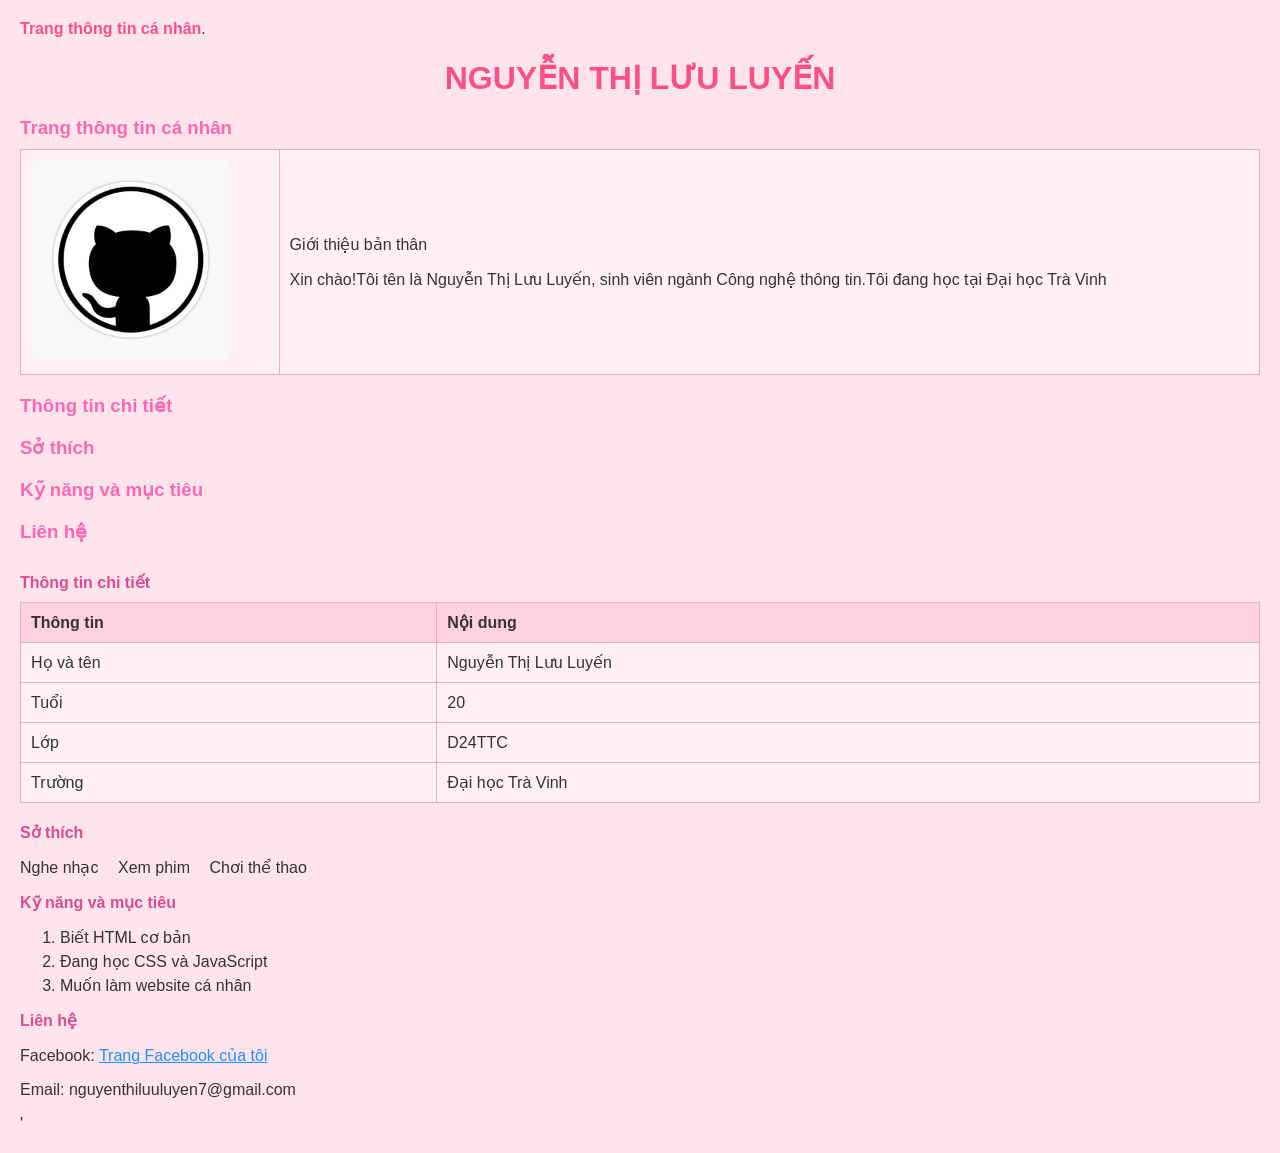
<file: html/page1.html>
<!DOCTYPE html>
<html lang = "vi">
 <head>
  <title>Thiết kế web với html, css</title>
  <meta charset = "utf-8">
  <link rel = "stylesheet" href = "../css/style.css">
 </head>
 <body>
  <ul>
   <li>
    <a href = "html/page1.html"> Trang thông tin cá nhân</a>.
   </li>
  </ul>
  <h1>NGUYỄN THỊ LƯU LUYẾN</h1>
  <h3>Trang thông tin cá nhân</h3>
  <table border="1">
   <tr>
    <td>
     <img src="../assets/image/avt.da22ttc.jpg" alt="Ảnh đại diện" width="200">
    </td>
    <td>
     <p>Giới thiệu bản thân</p>
     <p>Xin chào!Tôi tên là Nguyễn Thị Lưu Luyến, sinh viên ngành Công nghệ thông tin.Tôi đang học tại Đại học Trà Vinh</p>
    </td>
   </tr>
  <table>
   <h3>Thông tin chi tiết</h3>
   <h3>Sở thích</h3>
   <h3>Kỹ năng và mục tiêu</h3>
   <h3>Liên hệ</h3>
  </table>
  <h4>Thông tin chi tiết</h4>
    
  <table border="1">
        
   <tr>
            
    <th>Thông tin</th>
            
    <th>Nội dung</th>
       
   </tr>
        
   <tr>
            
    <td>Họ và tên</td>
            
    <td>Nguyễn Thị Lưu Luyến</td>
        
   </tr>
       
   <tr>
            
    <td>Tuổi</td>
            
    <td>20</td>
       
   </tr>
        
   <tr>
            
    <td>Lớp</td>
            
    <td>D24TTC</td>
        
   </tr>
        
   <tr>
            
    <td>Trường</td>
            
    <td>Đại học Trà Vinh</td>
        
   </tr>
    
  </table>

    
  <h4>Sở thích</h4>
    
   <ul>
        
    <li>Nghe nhạc</li>
        
    <li>Xem phim</li>
       
    <li>Chơi thể thao</li>
    
   </ul>

    
  <h4>Kỹ năng và mục tiêu</h4>
    
   <ol>
        
    <li>Biết HTML cơ bản</li>
        
    <li>Đang học CSS và JavaScript</li>
        
    <li>Muốn làm website cá nhân</li>
    
   </ol>

    
  <h4>Liên hệ</h4>
   
   <p>Facebook: <a href="#">Trang Facebook của tôi</a></p>
    
   <p>Email: nguyenthiluuluyen7@gmail.com</p>

 </body>
</html>'
</file>
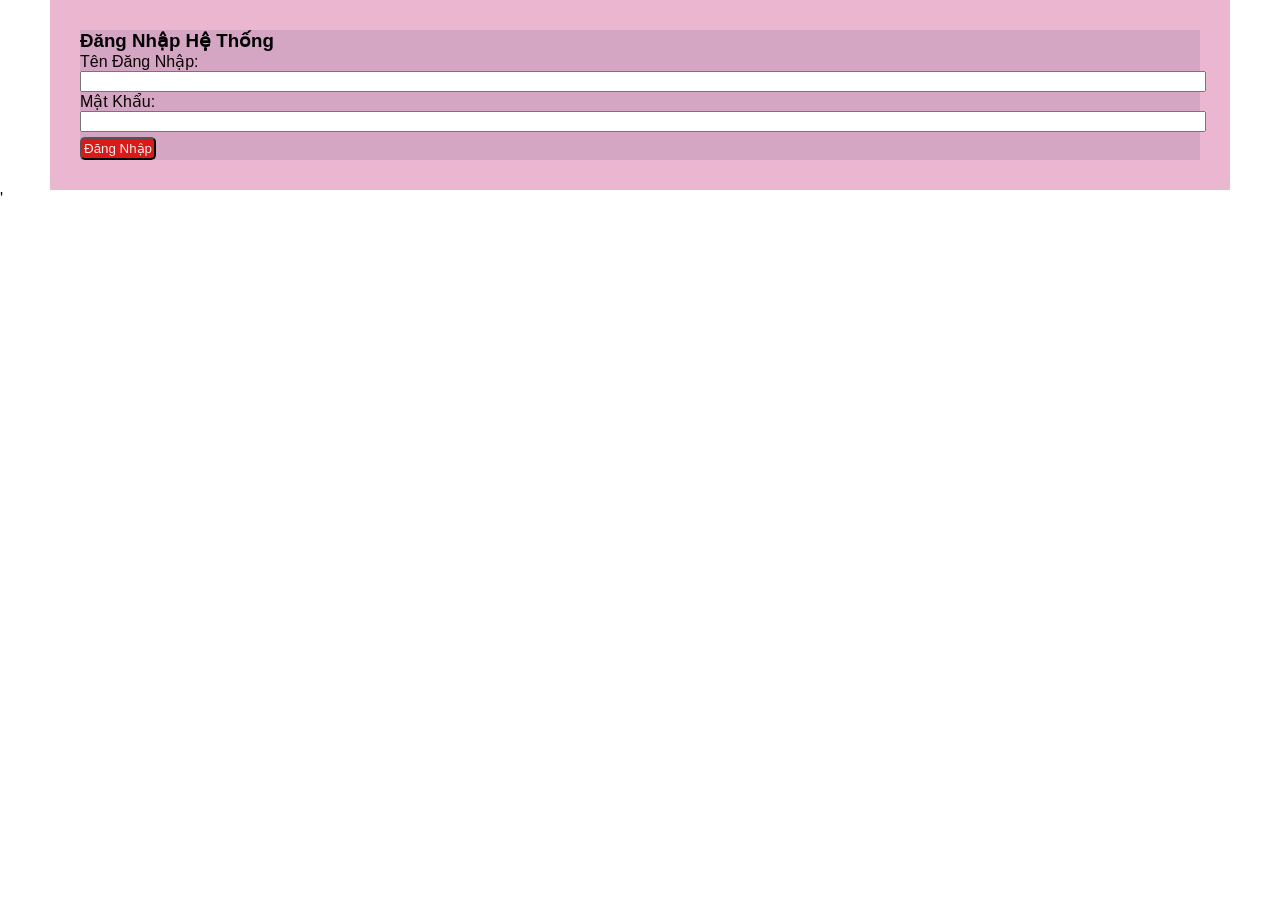
<file: html/page2.html>
<!DOCTYPE html>
<html lang = "vi">
 <head>
  <title>Thiết kế form</title>
  <meta charset = "utf-8">
  <link rel = "stylesheet" href = "../css/style2.css">
 </head>
 <body>
  <div class = "container">
    <form id = "frmLogin">
      <h3>Đăng Nhập Hệ Thống</h3>
      <div class = "form-group">
         <label class = "label" for = "txtUsername">Tên Đăng Nhập: </label>
         <input class = "form-control" type = "text" id = "txtUsername" name = "txtUsername">
      </div>
      <div class = "form-group">
         <label class = "label" for = "txtUsername">Mật Khẩu: </label>
         <input class = "form-control" type = "password" id = "txtpassword" name = "txtPassword"> 
      </div>
      <input class  = "button" type = "submit" id = "sbLogin" name = "sbLogin" value = "Đăng Nhập">
        </form>
  </div>
  </body>  
</html>'
</file>
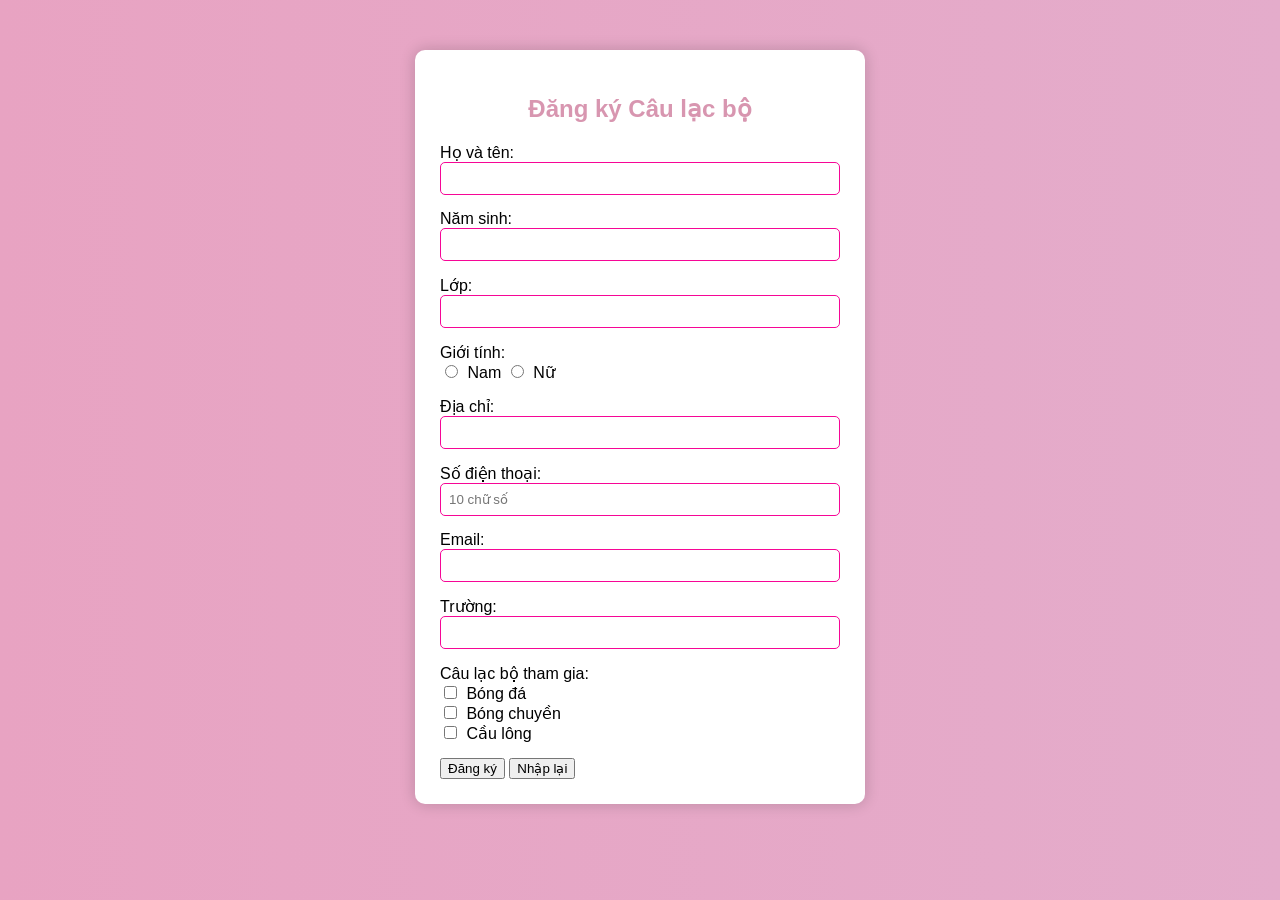
<file: html/page3.html>
<!DOCTYPE html>
<html lang="vi">
<head>
  <meta charset="utf-8">
  <title>Đăng ký Câu lạc bộ</title>
  <link rel="stylesheet" href="../css/style3.css">
</head>
<body>

<div class="container">
  <form id="frmDangKy">
    <h2>Đăng ký Câu lạc bộ</h2>

    
    <div class="form-group">
      <label for="hoten">Họ và tên:</label>
      <input class="form-control" type="text" id="hoten" name="hoten" required>
    </div>

    
    <div class="form-group">
      <label for="namsinh">Năm sinh:</label>
      <input class="form-control" type="number" id="namsinh" name="namsinh" min="1900" max="2026" required>
    </div>

    <div class="form-group">
      <label for="lop">Lớp:</label>
      <input class="form-control" type="text" id="lop" name="lop" required>
    </div>

    <div class="form-group">
    <label>Giới tính:</label><br>
    <input type="radio" id="nam" name="gioitinh" value="Nam">
    <label for="nam">Nam</label>
    <input type="radio" id="nu" name="gioitinh" value="Nữ">
    <label for="nu">Nữ</label>
    </div>
    <div class="form-group">
      <label for="diachi">Địa chỉ:</label>
      <input class="form-control" type="text" id="diachi" name="diachi" required>
    </div>

    
    <div class="form-group">
      <label for="sdt">Số điện thoại:</label>
      <input class="form-control" type="tel" id="sdt" name="sdt" pattern="[0-9]{10}" placeholder="10 chữ số" required>
    </div>

    
    <div class="form-group">
      <label for="email">Email:</label>
      <input class="form-control" type="email" id="email" name="email" required>
    </div>

    
    <div class="form-group">
      <label for="truong">Trường:</label>
      <input class="form-control" type="text" id="truong" name="truong" required>
    </div>

    
    <div class="form-group">
      <label>Câu lạc bộ tham gia:</label><br>
      <input type="checkbox" name="clb[]" value="bongda"> Bóng đá<br>
      <input type="checkbox" name="clb[]" value="bongchuyen"> Bóng chuyền<br>
      <input type="checkbox" name="clb[]" value="caulong"> Cầu lông<br>
    </div>

    
    <input class="button" type="submit" value="Đăng ký">
    <input class="button" type="reset" value="Nhập lại">

  </form>
</div>

</body>
</html>
</file>
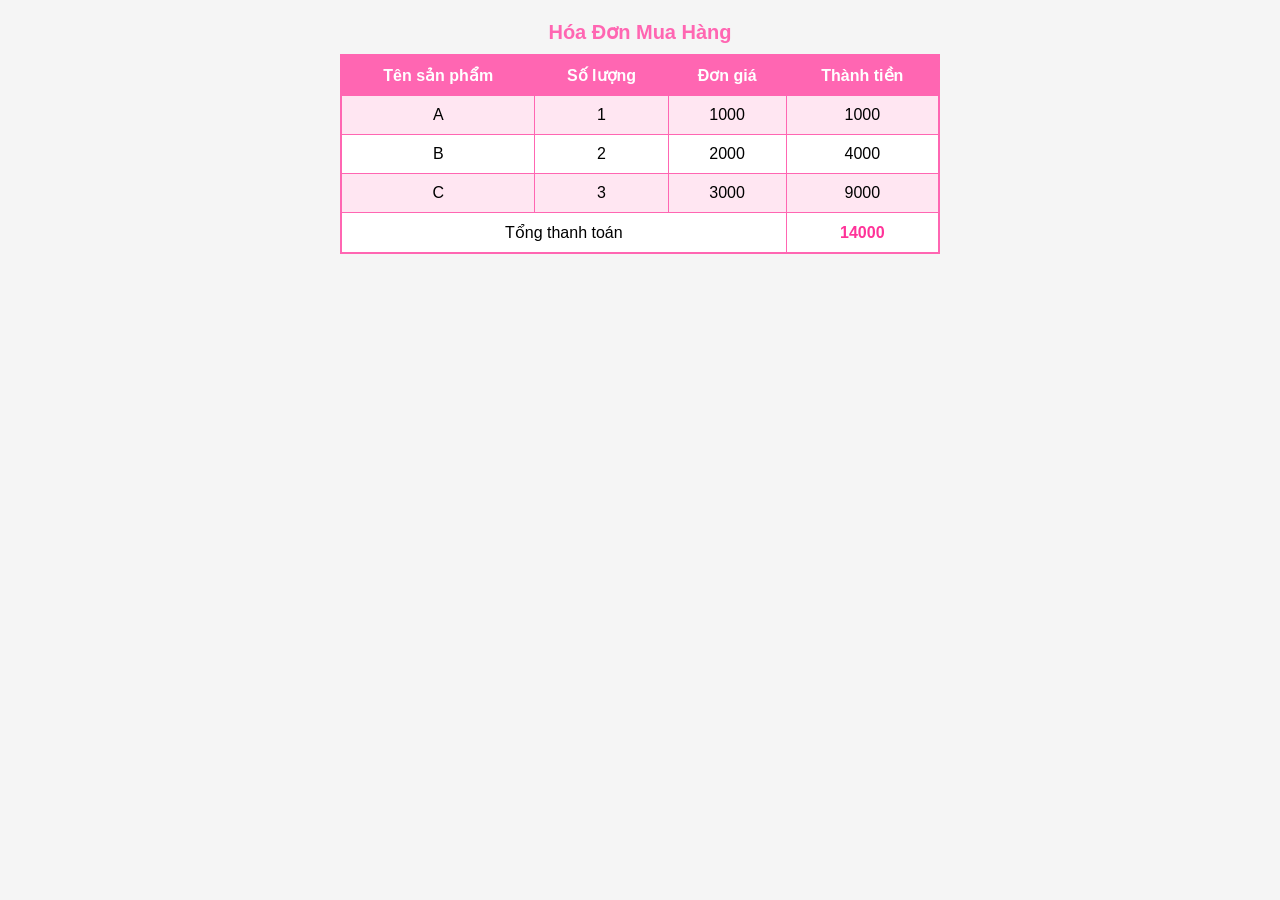
<file: html/page4.html>
<!DOCTYPE html>
<html lang="vi">
<head>
  <meta charset="utf-8">
  <title>Sản phẩm</title>
  <link rel="stylesheet" href="../css/style4.css">
</head>
<body>

<div class="container">
  <table border = "1">
    <caption>Hóa Đơn Mua Hàng</caption>
    <tr> 
      <th>Tên sản phẩm</th>
      <th>Số lượng</th>
      <th>Đơn giá</th>
      <th>Thành tiền</th>
    </tr>
    <tr>
      <td>A</td>
      <td class = "sl">1</td>
      <td class = "dg">1000</td>
      <td class = "tt">1000</td>
    </tr>
    <tr>
      <td>B</td>
      <td class = "sl">2</td>
      <td class = "dg">2000</td>
      <td class = "tt">4000</td>
    </tr>
    <tr>
      <td>C</td>
      <td class = "sl">3</td>
      <td class = "dg">3000</td>
      <td class = "tt">9000</td>
    </tr>
      <tr>
      <td colspan = "3"> Tổng thanh toán</td>
      <td id = "kq">14000</td>
      </tr>
  </table>
</div>
<script>
  const soLuong = document.getElementsByClassName("sl");//list Collection truy xuat
  const donGia = document.getElementsByClassName("dg");
  const thanhTien = document.getElementsByClassName("tt");
  //Duyệt qua mỗi dòng
  for(let i = 0; i<soLuong.length; i++)
  {
    thanhTien[i].innerHTML=soLuong[i].innerHTML * donGia[i].innerHTML;
    tongThanhToan += parseInt(thanhTien[i].innerHTML);
  }
  document.getElementById("kq").innerHTML= tongThanhToan;
</script>
</body>
</html>
</file>
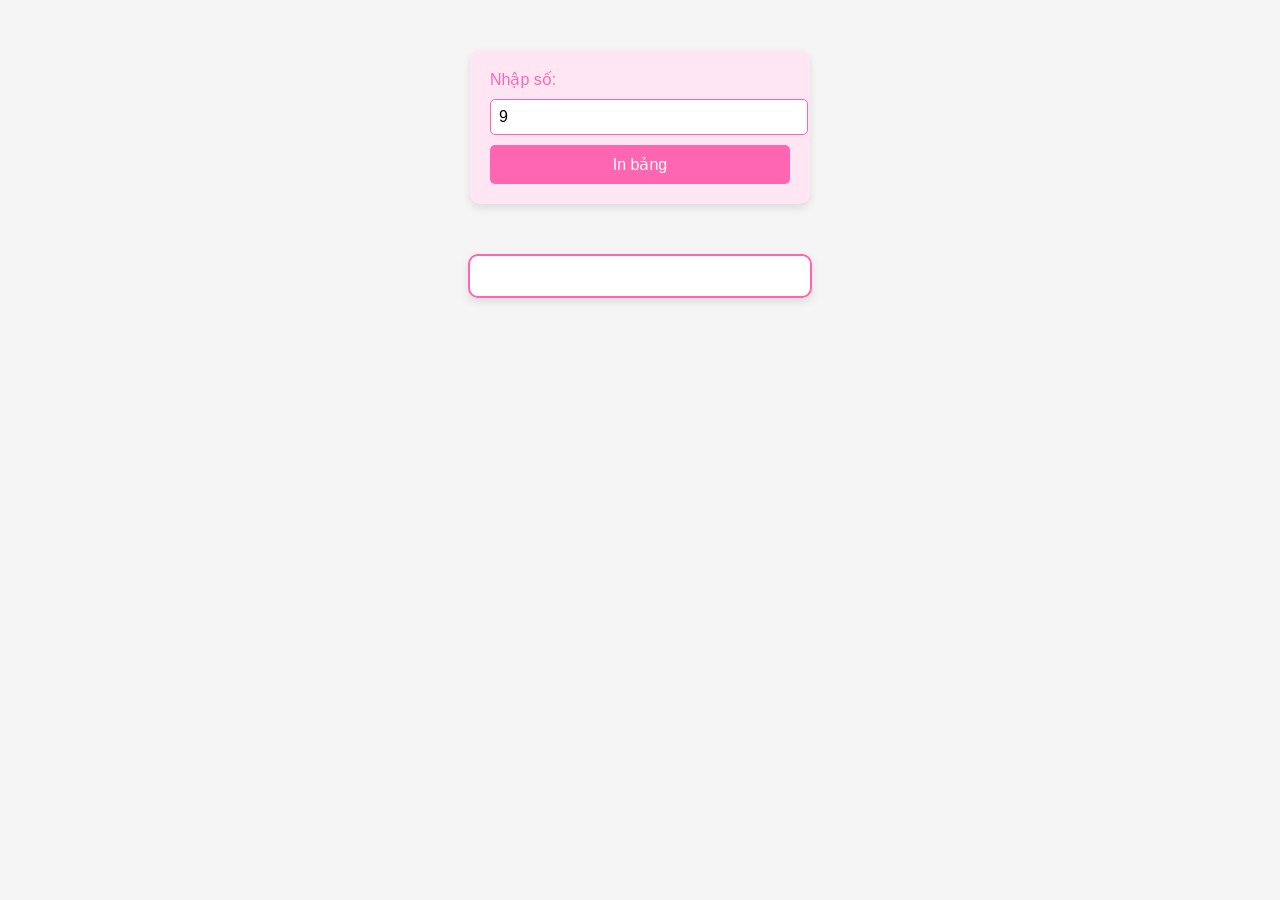
<file: html/page5.html>
<!DOCTYPE html>
<html lang="vi">
<head>
  <meta charset="utf-8">
  <title>In bảng cửu chương</title>
  <link rel="stylesheet" href="../css/style5.css">
</head>
<body>
<form id = "formBangcc">
  <label>Nhập số:</label>
  <input type="text" id="txtSo" value="9">
  <input type="button" id="btnIn" value="In bảng">
</form>
<div id="kq"></div>
<script>
document.getElementById("btnIn").onclick = function() {
    let so = document.getElementById("txtSo").value;
    let kq = "";
    for (let i = 1; i <= 10; i++) {
        kq += so + " x " + i + " = " + (so * i) + "<br>";
    }
    document.getElementById("kq").innerHTML = kq;
  }
  </script>
</body>
</html>
</file>
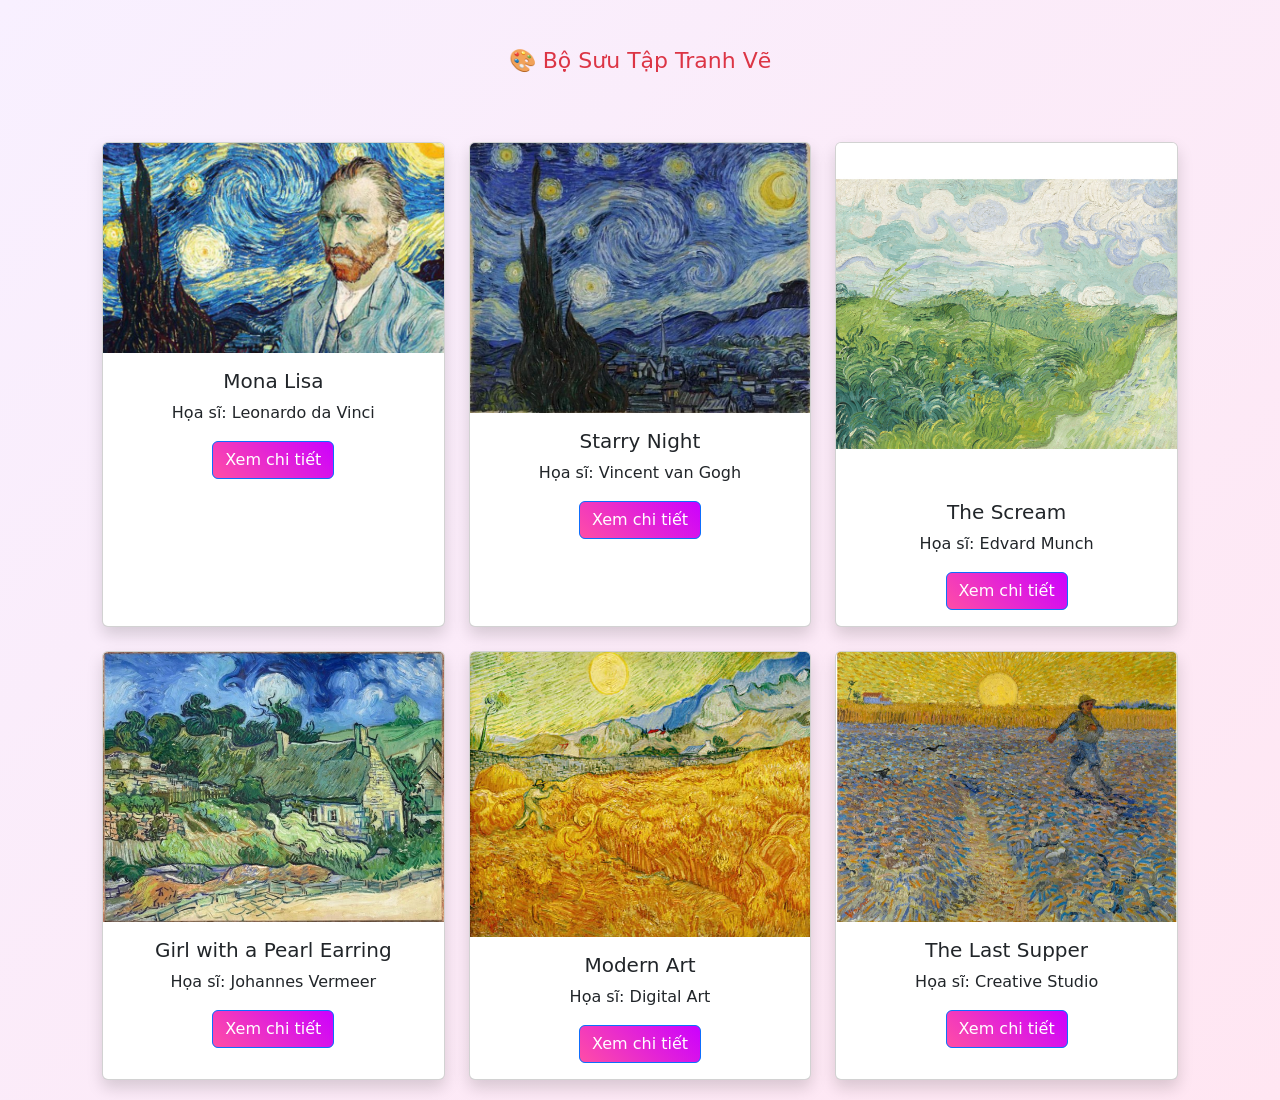
<file: html/page6.html>
<!DOCTYPE html>
<html lang="vi">
<head>
    <meta charset="UTF-8">
    <meta name="viewport" content="width=device-width, initial-scale=1.0">

    <title>Bộ sưu tập tranh vẽ</title>

    <!-- CSS -->
    <link rel="stylesheet" href="../css/style6.css">

    <!-- Bootstrap -->
    <link href="https://cdn.jsdelivr.net/npm/bootstrap@5.3.8/dist/css/bootstrap.min.css" rel="stylesheet">

    <script src="https://cdn.jsdelivr.net/npm/bootstrap@5.3.8/dist/js/bootstrap.bundle.min.js"></script>
</head>

<body>

    <div class="container mt-5">

        <!-- Tiêu đề -->
        <h1 class="text-center mb-5 text-danger">
            🎨 Bộ Sưu Tập Tranh Vẽ
        </h1>

        <!-- Danh sách tranh -->
        <div 
            class="product-list row row-cols-1 row-cols-md-3 g-4"
            id="product-list">
        </div>

    </div>

<script>

    // Danh sách tranh
    const paintingList = [

        {
            id: "01",
            name: "Mona Lisa",
            artist: "Leonardo da Vinci",
            image: "../assets/image/monalisa.jpg"
        },

        {
            id: "02",
            name: "Starry Night",
            artist: "Vincent van Gogh",
            image: "../assets/image/starrynight.jpg"
        },

        {
            id: "03",
            name: "The Scream",
            artist: "Edvard Munch",
            image: "../assets/image/thescream.jpg"
        },

        {
            id: "04",
            name: "Girl with a Pearl Earring",
            artist: "Johannes Vermeer",
            image: "../assets/image/girlpearl.jpg"
        },

        {
            id: "05",
            name: "Modern Art", 
            artist: "Digital Art",
            image: "../assets/image/lastsupper.jpg"
        },

        {
            id: "06",
            name: "The Last Supper",
            artist: "Creative Studio",
            image: "../assets/image/sunflowers.jpg"
        }

    ];

    // Hàm thêm tranh
    function addPainting(id, name, artist, image)
    {

        // Cột Bootstrap
        const productItem = document.createElement("div");
        productItem.setAttribute("class", "col");

        // Card
        const card = document.createElement("div");
        card.setAttribute("class", "card h-100 shadow");

        // Ảnh
        const myImage = document.createElement("img");

        myImage.setAttribute("src", image);
        myImage.setAttribute("alt", name);
        myImage.setAttribute("class", "card-img-top");

        // Nội dung card
        const cardBody = document.createElement("div");
        cardBody.setAttribute("class", "card-body text-center");

        // Tên tranh
        const paintingName = document.createElement("h5");

        paintingName.setAttribute("class", "card-title");

        paintingName.textContent = name;

        // Họa sĩ
        const artistName = document.createElement("p");

        artistName.setAttribute("class", "card-text");

        artistName.textContent = "Họa sĩ: " + artist;

        // Nút chi tiết
        const detailButton = document.createElement("a");

        detailButton.textContent = "Xem chi tiết";

        detailButton.setAttribute(
            "href",
            "painting-detail.html?id=" + id
        );

        detailButton.setAttribute(
            "class",
            "btn btn-primary"
        );

        // Gắn vào card body
        cardBody.appendChild(paintingName);
        cardBody.appendChild(artistName);
        cardBody.appendChild(detailButton);

        // Gắn ảnh + body vào card
        card.appendChild(myImage);
        card.appendChild(cardBody);

        // Gắn card vào cột
        productItem.appendChild(card);

        // Hiển thị ra màn hình
        document
            .getElementById("product-list")
            .appendChild(productItem);
    }

    // Hiển thị tất cả tranh
    paintingList.forEach(function(item){

        addPainting(
            item.id,
            item.name,
            item.artist,
            item.image
        );

    });

</script>

</body>
</html>
</file>
<file: css/style.css>
body {
    font-family: Arial, sans-serif;
    background-color: #ffe4ec; 
    margin: 20px;
    color: #333;
}


h1 {
    color: #ff4f87; 
    text-align: center;
    margin-bottom: 5px;
}

h3 {
    color: #ff69b4; 
    margin-top: 20px;
    margin-bottom: 10px;
}

h4 {
    color: #db4c92; 
    margin-top: 15px;
    margin-bottom: 10px;
}


ul {
    list-style-type: none; 
    padding: 0;
}

ul li {
    display: inline;
    margin-right: 15px;
}

ul li a {
    text-decoration: none;
    color: #ff4f87;
    font-weight: bold;
}

ul li a:hover {
    color: #c71585; 
}


table {
    width: 100%;
    border-collapse: collapse;
    margin-bottom: 20px;
	background-color:#fff0f5;
}

table, th, td {
    border: 1px solid #f7a8c4;
}

th, td {
    padding: 10px;
    text-align: left;
}

th {
    background-color: #ffd1e3;
}

img {
    border-radius: 10px; 
}


ul li, ol li {
    margin-bottom: 5px;
}


a {
    color: #1e90ff;
}

a:hover {
    text-decoration: underline;
}

@media (max-width: 600px) {
    table, th, td {
        font-size: 14px;
    }
    
    img {
        width: 100%;
        height: auto;
    }

    ul li {
        display: block;
        margin-bottom: 10px;
    }
</file>
<file: css/style2.css>
*{
    padding:0;
    margin:0;
    font-family:'Segoe UI', Tahoma, Geneva, Verdana, sans-serif;
}
div.container{
    margin-left:50px;
    margin-right:50px;
    background-color:rgb(234, 182, 208);
    padding:30px;
}
form h3.title{
    text-transform: uppercase;
    text-align: center;
    color:chartreuse;
}
div.container form{
    background-color: rgb(212, 166, 196);
    pading:15px;
}
.form-group{
    display:block;
}
.form-control{
    display:block;
    width:100%;
    padding:1px;
}
label{
    color:rgb(11, 2, 2)
}
.button{
    background-color: rgb(219, 25, 25);
    color:rgb(242, 239, 234);
    border-radius:5px;
    padding:2px;
    margin-top:5px;
}
</file>
<file: css/style3.css>
body {
    font-family: Arial, sans-serif;
    background: linear-gradient(to right, #e8a3c2, #e4accb);
    margin: 0;
    padding: 0;
}


.container {
    width: 400px;
    margin: 50px auto;
    background-color: #ffffff;
    padding: 25px;
    border-radius: 10px;
    box-shadow: 0 0 15px rgba(13, 13, 13, 0.2);
}


h2 {
    text-align: center;
    color: #d896b0;
    margin-bottom: 20px;
}

.form-group label {
    font-weight: black;
    color: #000000;
}

input[type="radio"] {
    margin-right: 5px;
}

.form-group {
    margin-bottom: 15px;

.form-group {
    margin-bottom: 15px;
}


.label {
    display: block;
    margin-bottom: 5px;
    color: #a9576b;
    font-weight: bold;
}


.form-control {
    width: 100%;
    padding: 8px;
    border: 1px solid #f60696;
    border-radius: 5px;
    box-sizing: border-box;
}


.form-control:focus {
    border-color: #000000;
    outline: none;
    box-shadow: 0 0 5px #8ac192;
}


input[type="checkbox"] {
    margin-right: 5px;
}


.button {
    width: 48%;
    padding: 10px;
    margin-top: 10px;
    border: none;
    border-radius: 5px;
    background-color: #000000;
    color: rgb(47, 0, 255);
    font-weight: bold;
    cursor: pointer;
}


.button[type="reset"] {
    background-color: #ff0000;
}


.button:hover {
    opacity: 0.9;
}
</file>
<file: css/style4.css>
body {
  font-family: Arial, sans-serif;
  background-color: #f5f5f5;
}

.container {
  width: 600px;
  margin: 20px auto;
}

table {
  width: 100%;
  border-collapse: collapse;
  background-color: white;
  border: 2px solid #ff66b2; 
}

caption {
  font-size: 20px;
  font-weight: bold;
  margin-bottom: 10px;
  color: #ff66b2; 
}

th {
  background-color: #ff66b2; 
  color: white;
  font-weight: bold;
}

td, th {
  padding: 10px;
  text-align: center;
}

tr:nth-child(even) {
  background-color: #ffe6f2;
}

#kq {
  color: #ff3399; 
  font-weight: bold;
}
</file>
<file: css/style5.css>
body {
  font-family: Arial, sans-serif;
  background-color: #f5f5f5; 
  color: #333; 
}

form {
  width: 300px;
  margin: 50px auto;
  padding: 20px;
  background-color: #ffe6f2; 
  border-radius: 10px;
  box-shadow: 0px 4px 8px rgba(0, 0, 0, 0.1);
}

label {
  font-size: 16px;
  color: #ff66b2; 
}

input[type="text"] {
  width: 100%;
  padding: 8px;
  margin: 10px 0;
  border: 1px solid #ff66b2; 
  border-radius: 5px;
  font-size: 16px;
}

input[type="button"] {
  width: 100%;
  padding: 10px;
  background-color: #ff66b2; 
  color: white;
  border: none;
  border-radius: 5px;
  font-size: 16px;
  cursor: pointer;
  transition: background-color 0.3s ease;
}

input[type="button"]:hover {
  background-color: #ff3399; 
}

#kq {
  width: 300px;
  margin: 20px auto;
  padding: 20px;
  background-color: #fff;
  border-radius: 10px;
  border: 2px solid #ff66b2;
  color: #333;
  font-size: 18px;
  text-align: center;
  box-shadow: 0px 4px 8px rgba(0, 0, 0, 0.1);
}
</file>
<file: css/style6.css>
```css id="0w5brs"
/* RESET */
*{
    margin: 0;
    padding: 0;
    box-sizing: border-box;
}

/* BODY */
body{
    background: linear-gradient(135deg, #f8f0ff, #ffe6f2);
    font-family: Arial, Helvetica, sans-serif;
    min-height: 100vh;
}

/* TIÊU ĐỀ */
h1{
    color: #b30059;
    font-weight: bold;
    text-align: center;
    margin-top: 30px;
    margin-bottom: 30px;
}

/* DANH SÁCH TRANH */
.product-list{
    padding: 20px;
}

/* KHUNG TRANH */
.product-item{
    transition: 0.4s;
}

/* CARD */
.product-item .product-image,
.product-item .product-info{
    background: white;
}

/* KHUNG ẢNH */
.product-image{
    padding: 15px;
    border-radius: 20px 20px 0 0;
    text-align: center;
}

/* ẢNH */
.product-image img{
    border-radius: 15px;
    object-fit: cover;
    transition: 0.4s;
    border: 4px solid #ff99cc;
}

/* KHUNG THÔNG TIN */
.product-info{
    padding: 15px;
    border-radius: 0 0 20px 20px;
    box-shadow: 0 6px 15px rgba(0,0,0,0.15);
}

/* TÊN TRANH */
.product-info p:first-child{
    font-size: 20px;
    font-weight: bold;
    color: #cc0066;
    margin-bottom: 10px;
}

/* TÊN HỌA SĨ */
.product-info p:nth-child(2){
    color: #666;
    font-style: italic;
    margin-bottom: 10px;
}

/* GIÁ */
.text-danger{
    font-size: 22px;
    color: #ff0066 !important;
    margin-bottom: 15px;
}

/* NÚT */
.btn-primary{
    background: linear-gradient(45deg, #ff4da6, #cc00ff);
    border: none;
    border-radius: 30px;
    padding: 10px 20px;
    font-weight: bold;
    transition: 0.3s;
}

/* HOVER NÚT */
.btn-primary:hover{
    background: linear-gradient(45deg, #cc00ff, #ff4da6);
    transform: scale(1.05);
}

/* HOVER CARD */
.product-item:hover{
    transform: translateY(-10px);
}

/* HOVER ẢNH */
.product-item:hover img{
    transform: scale(1.05);
}

/* RESPONSIVE */
@media screen and (max-width: 768px){

    .product-image img{
        width: 100% !important;
        height: auto !important;
    }

}
```
</file>
